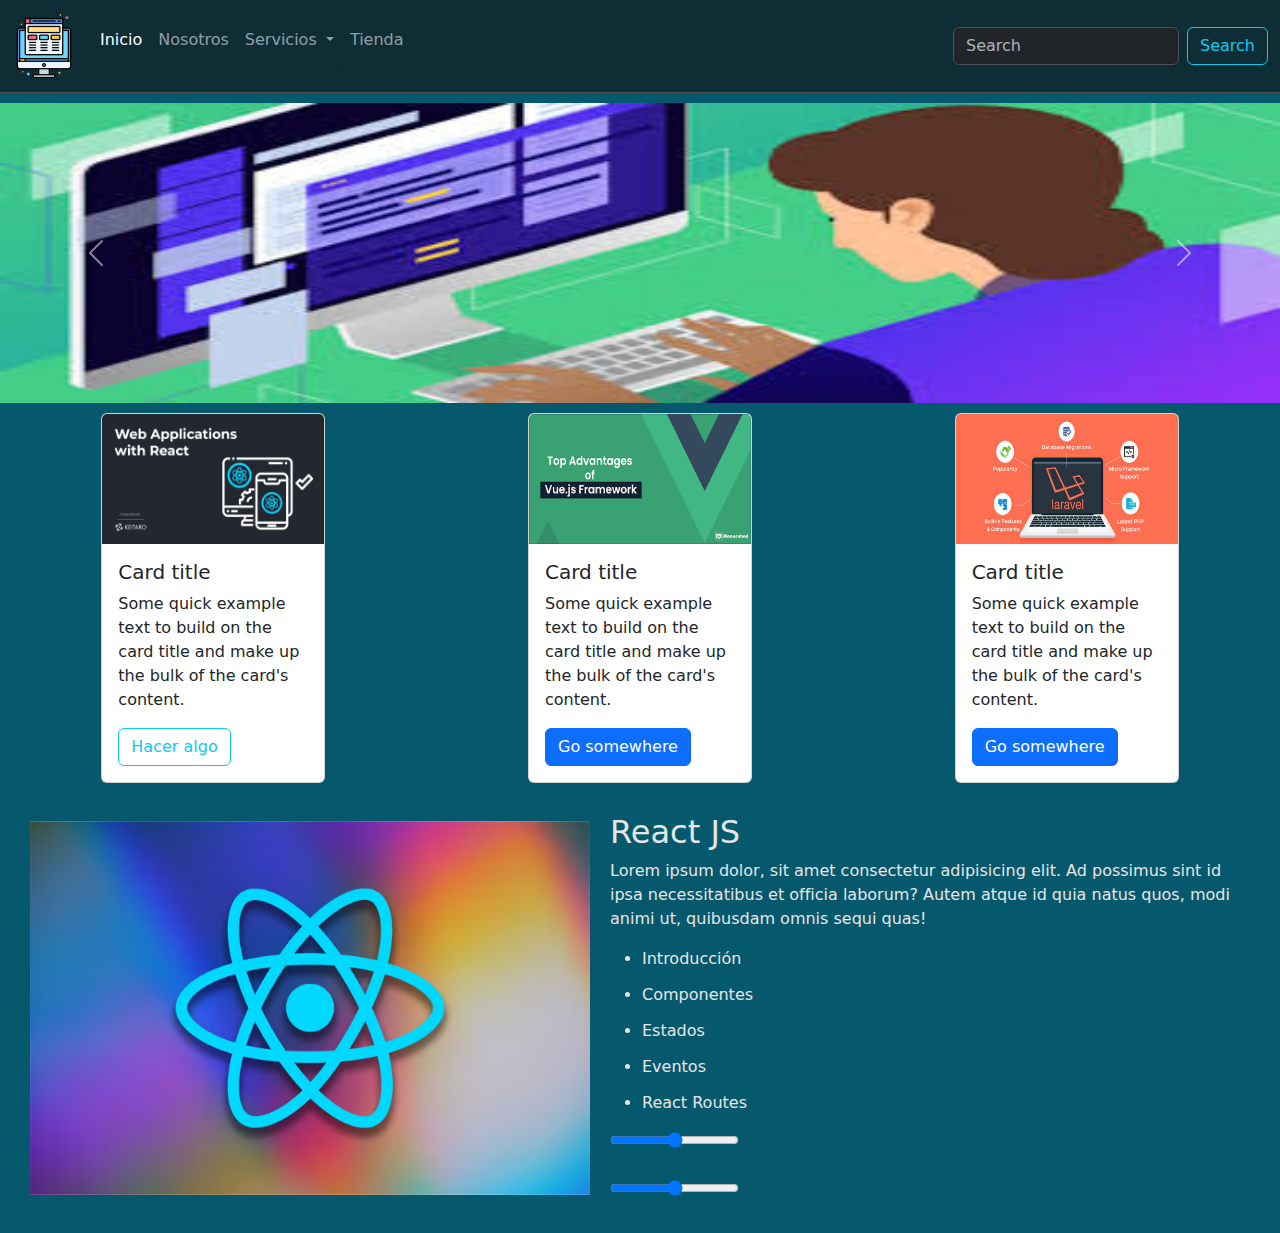
<file: java + boost/Index.html>
<!DOCTYPE html>
<html lang="es">
<head>
    <meta charset="UTF-8">
    <meta name="viewport" content="width=device-width, initial-scale=1.0">
    <link href="https://cdn.jsdelivr.net/npm/bootstrap@5.3.3/dist/css/bootstrap.min.css" rel="stylesheet" integrity="sha384-QWTKZyjpPEjISv5WaRU9OFeRpok6YctnYmDr5pNlyT2bRjXh0JMhjY6hW+ALEwIH" crossorigin="anonymous">
    <link rel="stylesheet" href="style.css">
    <title>Mi primera página con Bootstrap 5</title>
</head>
<body>
    <nav class="navbar navbar-expand-sm border-bottom border-body " data-bs-theme="dark">
        <div class="container-fluid">
          <a class="navbar-brand" href="#">
            <img src="logo.png" alt="logo">
          </a>
          <button class="navbar-toggler" type="button" data-bs-toggle="collapse" data-bs-target="#navbarSupportedContent" aria-controls="navbarSupportedContent" aria-expanded="false" aria-label="Toggle navigation">
            <span class="navbar-toggler-icon"></span>
          </button>
          <div class="collapse navbar-collapse" id="navbarSupportedContent">
            <ul class="navbar-nav me-auto mb-2 mb-lg-0">
              <li class="nav-item">
                <a class="nav-link active" aria-current="page" href="#">Inicio</a>
              </li>
              <li class="nav-item">
                <a class="nav-link" href="#">Nosotros</a>
              </li>
              <li class="nav-item dropdown">
                <a class="nav-link dropdown-toggle" href="#" role="button" data-bs-toggle="dropdown" aria-expanded="false">
                  Servicios
                </a>
                <ul class="dropdown-menu">
                  <li><a class="dropdown-item" href="#">Desarrollo web</a></li>
                  <li><a class="dropdown-item" href="#">Diseño UX/UI</a></li>
                  <li><hr class="dropdown-divider"></li>
                  <li><a class="dropdown-item" href="#">Diseño de Hardware</a></li>
                  <li><a class="dropdown-item" href="#">Arquitectura de sistemas</a></li>
                  <li><hr class="dropdown-divider"></li>
                  <li><a class="dropdown-item" href="#">IoT</a></li>
                  <li><a class="dropdown-item" href="#">Smart Cities</a></li>
                </ul>
              </li>
              <li class="nav-item">
                <a class="nav-link" href="#">Tienda</a>"
              </li>
            </ul>
            <form class="d-flex" role="search">
              <input class="form-control me-2" type="search" placeholder="Search" aria-label="Search">
              <button class="btn btn-outline-info" type="submit">Search</button>
            </form>
          </div>
        </div>
    </nav>

    <div id="carouselExample" class="carousel slide">
        <div class="carousel-inner">
          <div class="carousel-item active">
            <img src="1.jpeg" class="d-block w-100" alt="1">
          </div>
          <div class="carousel-item">
            <img src="2.jpeg" class="d-block w-100" alt="2">
          </div>
          <div class="carousel-item">
            <img src="3.jpg" class="d-block w-100" alt="3">
          </div>
        </div>
        <button class="carousel-control-prev" type="button" data-bs-target="#carouselExample" data-bs-slide="prev">
          <span class="carousel-control-prev-icon" aria-hidden="true"></span>
          <span class="visually-hidden">Previous</span>
        </button>
        <button class="carousel-control-next" type="button" data-bs-target="#carouselExample" data-bs-slide="next">
          <span class="carousel-control-next-icon" aria-hidden="true"></span>
          <span class="visually-hidden">Next</span>
        </button>
    </div>

    <div class="contenedor-tarjetas">

        <div id="card-react" class="card" style="width: 14rem;">
            <img src="react.png" class="card-img-top" alt="react" style="height: 130px;" >
            <div class="card-body">
              <h5 class="card-title">Card title</h5>
              <p class="card-text">Some quick example text to build on the card title and make up the bulk of the card's content.</p>
              <a href="#" class="btn btn-outline-info">Hacer algo</a>
            </div>
        </div>
    
        <div id="card-vue" class="card" style="width: 14rem;">
            <img src="vue.png" class="card-img-top" alt="vue" style="height: 130px;">
            <div class="card-body">
              <h5 class="card-title">Card title</h5>
              <p class="card-text">Some quick example text to build on the card title and make up the bulk of the card's content.</p>
              <a href="#" class="btn btn-primary">Go somewhere</a>
            </div>
        </div>
    
        <div id="lara" class="card" style="width: 14rem;">
            <img src="lara.jpg" class="card-img-top" alt="lara" style="height: 130px;">
            <div class="card-body">
              <h5 class="card-title">Card title</h5>
              <p class="card-text">Some quick example text to build on the card title and make up the bulk of the card's content.</p>
              <a href="#" class="btn btn-primary">Go somewhere</a>
            </div>
        </div>
    </div>

    <!-- ----------------------- -->

    <div class="cursos-xpand">
      <div class="react-xpand">
        <div class="react-xpand-img">
          <img src="complete-guide-react-refs.png" alt="react_xpand">
        </div>
        <div class="react-xpand-txt">
          <h2 onclick="mostrarClic()" >React JS</h2>
          <p>Lorem ipsum dolor, sit amet consectetur adipisicing elit. Ad possimus sint id ipsa necessitatibus et officia laborum? Autem atque id quia natus quos, modi animi ut, quibusdam omnis sequi quas!</p>
          <ul>
            <li class="ract-tema" id="intro">Introducción</li>
            <li class="ract-tema" id="comps">Componentes</li>
            <li class="ract-tema" id="stats">Estados</li>
            <li class="ract-tema" id="events">Eventos</li>
            <li class="ract-tema" id="routes">React Routes</li>
          </ul>

          <input type="range" class="input-normal" id="sld1" onchange="mostrarValor()">
          <br>
          <br>
          <input type="range" class="input-normal" id="sld2"onchange="mostrarValor()">

        </div>
      </div>
    </div>

    <script src="script.js"></script>
    <script src="https://cdn.jsdelivr.net/npm/bootstrap@5.3.3/dist/js/bootstrap.bundle.min.js" integrity="sha384-YvpcrYf0tY3lHB60NNkmXc5s9fDVZLESaAA55NDzOxhy9GkcIdslK1eN7N6jIeHz" crossorigin="anonymous"></script>
</body>
</html>
</file>
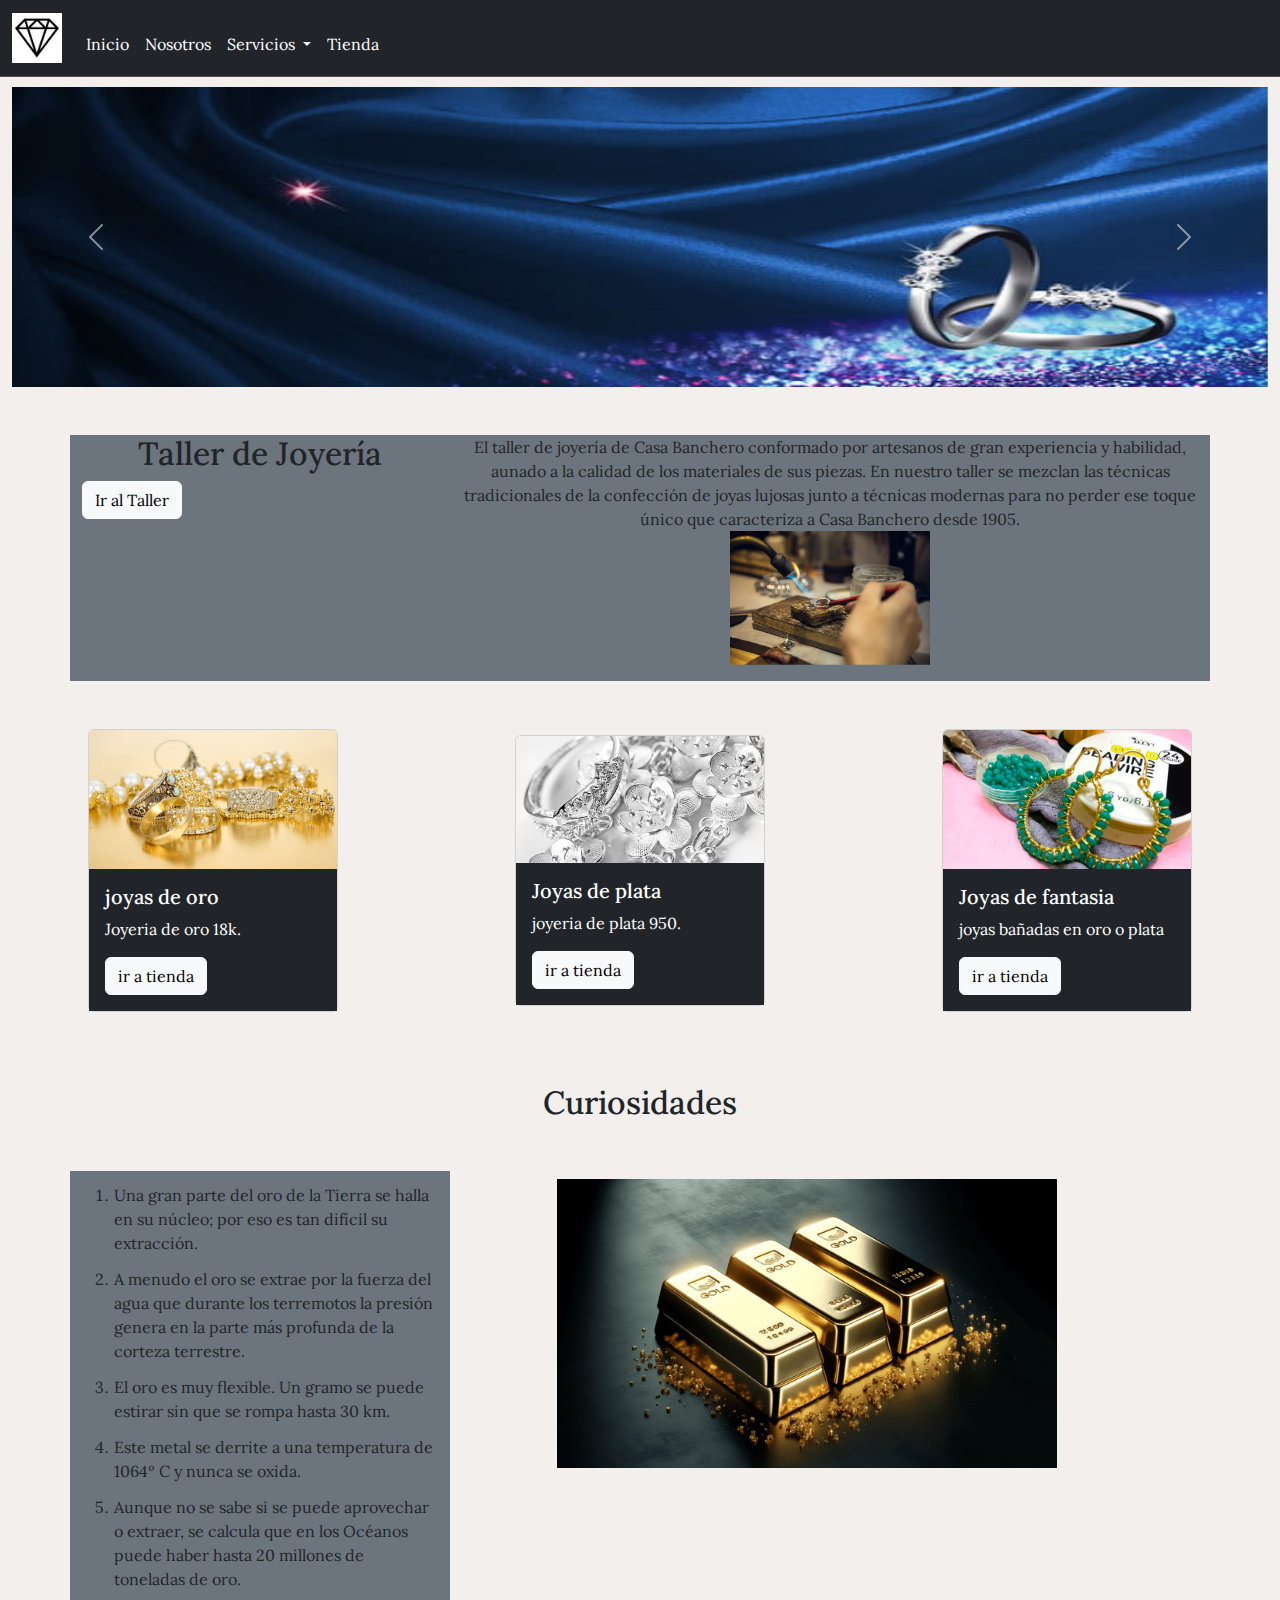
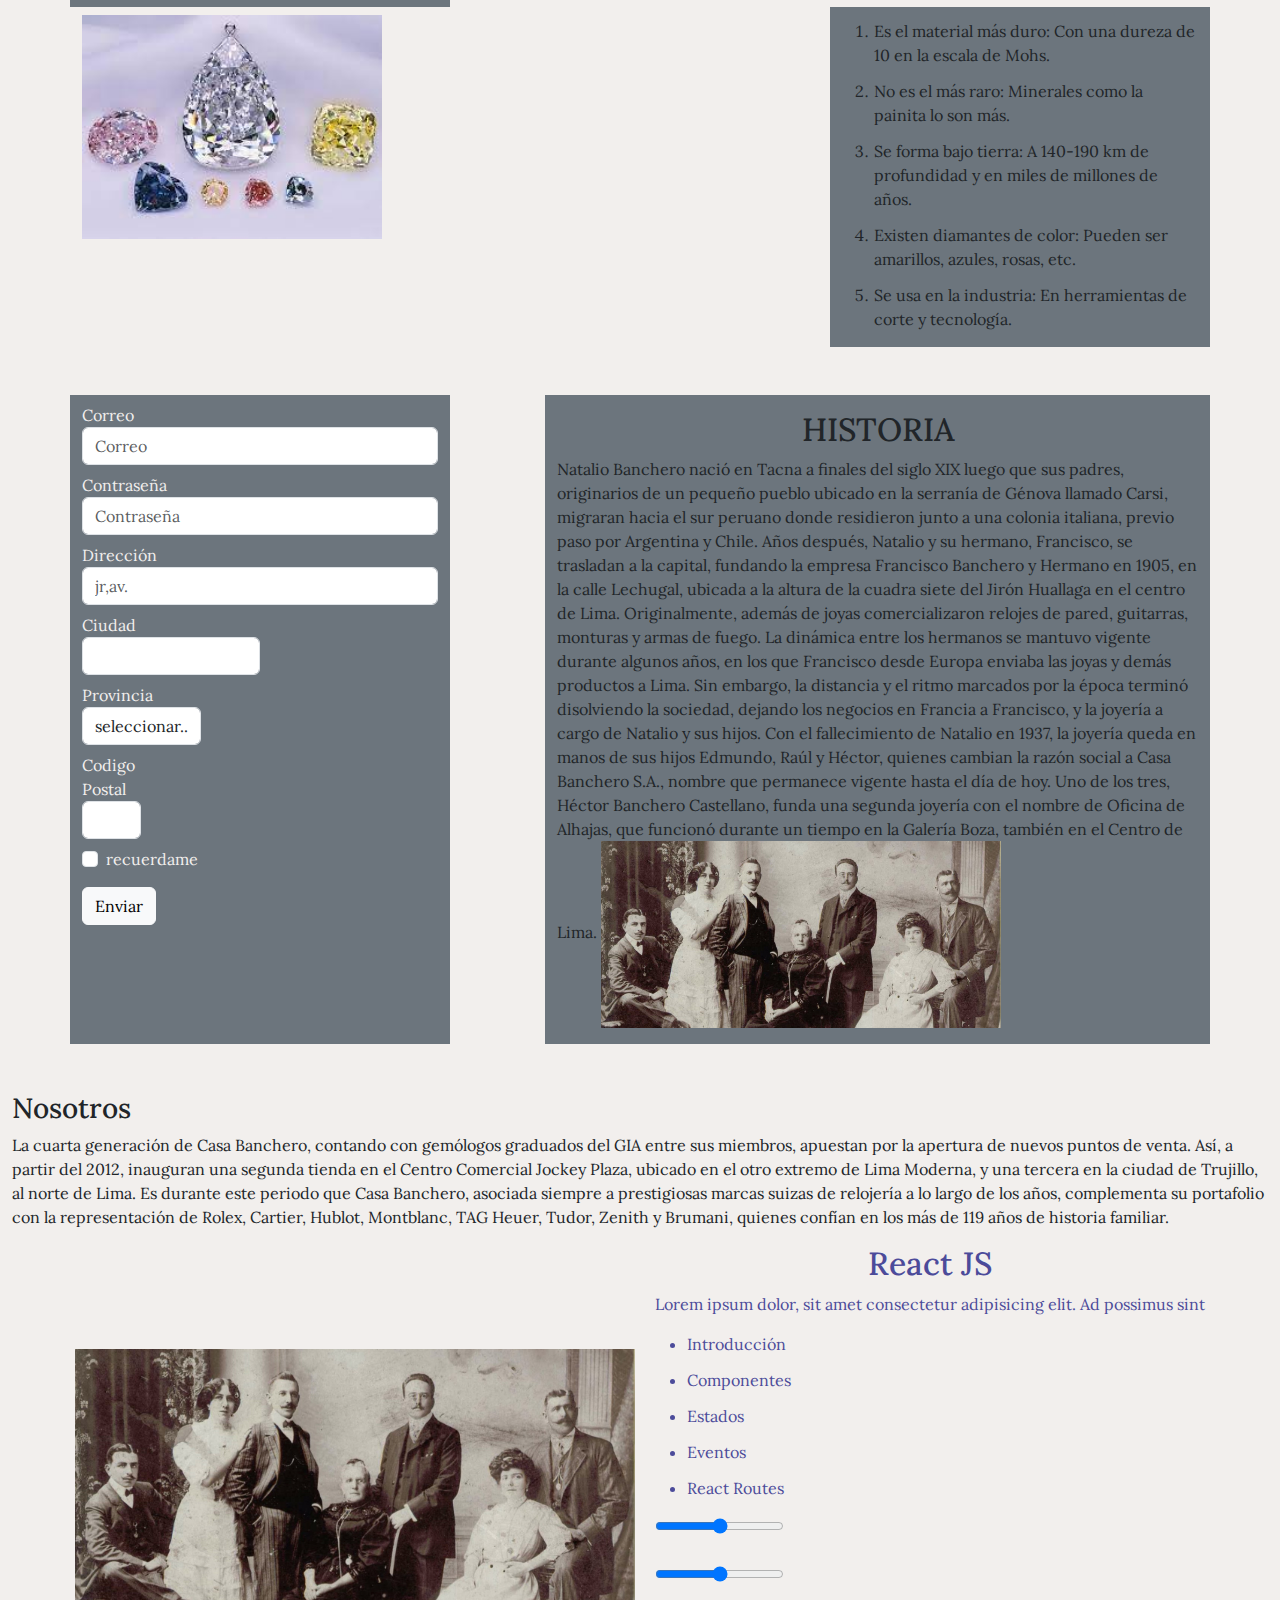
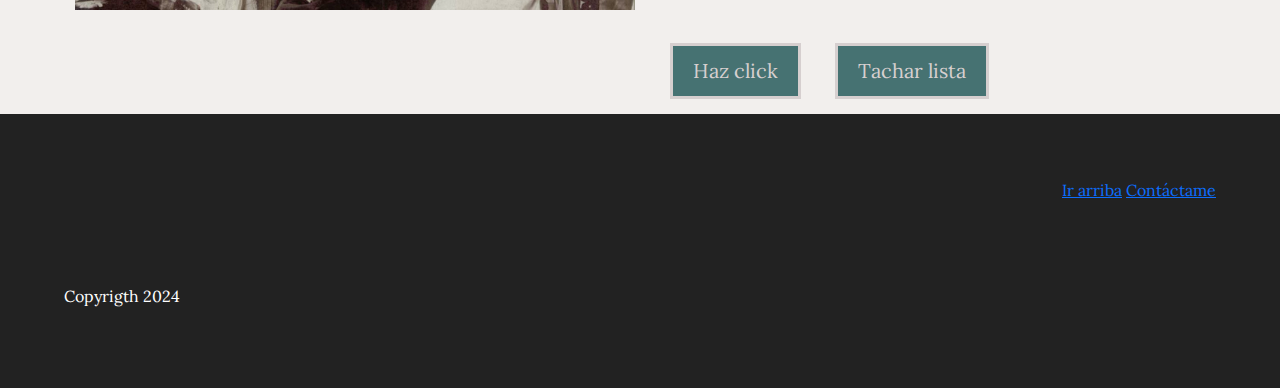
<file: visual studio/Index.html>
<!DOCTYPE html>
<html lang="es">
<head>
    <meta charset="UTF-8">
    <meta name="viewport" content="width=device-width, initial-scale=1.0">
    <link href="https://fonts.googleapis.com/css2?family=Edu+AU+VIC+WA+NT+Pre:wght@400..700&family=Lora:ital,wght@0,400..700;1,400..700&family=Montserrat:ital,wght@0,100..900;1,100..900&display=swap" rel="stylesheet">
    <link href="https://cdn.jsdelivr.net/npm/bootstrap@5.3.3/dist/css/bootstrap.min.css" rel="stylesheet" integrity="sha384-QWTKZyjpPEjISv5WaRU9OFeRpok6YctnYmDr5pNlyT2bRjXh0JMhjY6hW+ALEwIH" crossorigin="anonymous">
    <link rel="stylesheet" href="style.css">
    <title>Mi primera página con Bootstrap 5</title>
</head>
<body>
    <nav class="navbar navbar-expand-sm bg-dark border-bottom border-body" data-bs-theme="dark">
        <div class="container-fluid">
          <a class="navbar-brand" href="Index.html">
            <img src="./img/logo.jpg" alt="logo" width="50">
          </a>
          <button class="navbar-toggler" type="button" data-bs-toggle="collapse" data-bs-target="#navbarSupportedContent" aria-controls="navbarSupportedContent" aria-expanded="false" aria-label="Toggle navigation">
            <span class="navbar-toggler-icon"></span>
          </button>
          <div class="collapse navbar-collapse" id="navbarSupportedContent">
            <ul class="navbar-nav me-auto mb-2 mb-lg-0">
              <li class="nav-item">
                <a class="nav-link active" aria-current="page" href="Index.html">Inicio</a>
              </li>
              <li class="nav-item">
                <a class="nav-link" href="#nosotros">Nosotros</a>
              </li>
              <li class="nav-item dropdown">
                <a class="nav-link dropdown-toggle" href="#" role="button" data-bs-toggle="dropdown" aria-expanded="false">
                  Servicios
                </a>
                <ul class="dropdown-menu">
                  <li><a class="dropdown-item" href="#">Desarrollo web</a></li>
                  <li><a class="dropdown-item" href="#">Diseño UX/UI</a></li>
                  <li><hr class="dropdown-divider"></li>
                  <li><a class="dropdown-item" href="#">Diseño de Hardware</a></li>
                  <li><a class="dropdown-item" href="#">Arquitectura de sistemas</a></li>
                  <li><hr class="dropdown-divider"></li>
                  <li><a class="dropdown-item" href="#">IoT</a></li>
                  <li><a class="dropdown-item" href="#">Smart Cities</a></li>
                </ul>
              </li>
              <li class="nav-item">
                <a class="nav-link" href="tienda.html">Tienda</a>
              </li>
            </ul>
          </div>
        </div>
    </nav>

    <div id="carouselExample" class="carousel slide container-fluid">
        <div class="carousel-inner">
          <div class="carousel-item active">
            <img src="./img/1.jpg" class="d-block w-200" alt="1">
          </div>
          <div class="carousel-item">
            <img src="./img/2.png" class="d-block w-200" alt="2">
          </div>
          <div class="carousel-item">
            <img src="./img/3.jfif" class="d-block w-200" alt="3">
          </div>
        </div>
        <button class="carousel-control-prev" type="button" data-bs-target="#carouselExample" data-bs-slide="prev">
          <span class="carousel-control-prev-icon" aria-hidden="true"></span>
          <span class="visually-hidden">Previous</span>
        </button>
        <button class="carousel-control-next" type="button" data-bs-target="#carouselExample" data-bs-slide="next">
          <span class="carousel-control-next-icon" aria-hidden="true"></span>
          <span class="visually-hidden">Next</span>
        </button>
    </div>
    <div class="container my-5">
      <div class="row">
        <div class="col-md-4 bg-secondary">
          <h2 class="centrado">
            Taller de Joyería
          </h2>
          <div>
          <button type="button" class="btn btn-light">Ir al Taller</button>
        </div>
        </div>
        <div class="col-md-8 bg-secondary">
          <p class="centrado">
            El taller de joyería de Casa Banchero conformado por artesanos de gran experiencia y habilidad, aunado a la calidad de los materiales de sus piezas. En nuestro taller se mezclan las técnicas tradicionales de la confección de joyas lujosas junto a técnicas modernas para no perder ese toque único que caracteriza a Casa Banchero desde 1905.
          <br>
          <img src="./img/taller.png" alt="1" width="200">
          </p>
        </div>
      </div>
    </div>
    
    <div class="contenedor-tarjetas">
      <article>
        <div id="card-vue" class="card" style="width: 250px;">
            <img src="./img/lara1.jpg" class="card-img-top" alt="vue">
            <div class="card-body bg-dark">
              <h5 class="card-title color-color">joyas de oro</h5>
              <p class="card-text color-color">Joyeria de oro 18k.</p>
              <a href="#" class="btn btn-light">ir a tienda</a>
            </div>
        </div>
      </article>
      <article>
        <div id="card-vue" class="card" style="width: 250px;">
          <img src="./img/vue.png" class="card-img-top" alt="vue">
          <div class="card-body bg-dark">
            <h5 class="card-title color-color">Joyas de plata</h5>
            <p class="card-text color-color">joyeria de plata 950.</p>
            <a href="#" class="btn btn-light">ir a tienda</a>
          </div>
      </div>
    </article>
    <article>
        <div id="card-vue" class="card" style="width: 250px;">
            <img src="./img/fantasita.jpg" class="card-img-top" alt="vue">
            <div class="card-body bg-dark">
              <h5 class="card-title color-color">Joyas de fantasia</h5>
              <p class="card-text color-color">joyas bañadas en oro o plata</p>
              <a href="#" class="btn btn-light">ir a tienda</a>
            </div>
        </div>
      </article>
      
      </div>
      <br><br><br>
      <h2>Curiosidades</h2>
    <div class="container my-5">
      <div class="row">
        <div class="col-md-4 bg-secondary">
          <ol>
            <li>Una gran parte del oro de la Tierra se halla en su núcleo; por eso es tan difícil su extracción.</li>
            <li>A menudo el oro se extrae por la fuerza del agua que durante los terremotos la presión genera en la parte más profunda de la corteza terrestre.</li>
            <li>El oro es muy flexible. Un gramo se puede estirar sin que se rompa hasta 30 km.</li>
            <li>Este metal se derrite a una temperatura de 1064º C y nunca se oxida.</li>
            <li> Aunque no se sabe si se puede aprovechar o extraer, se calcula que en los Océanos puede haber hasta 20 millones de toneladas de oro.</li>                     
          </ol>
        </div>
        <div class="col-md-1"></div>
        <div class="col-md-7">
          <img src="./img/oro.png" class="my-2" width="500px">
        </div>
        <br>
        <div class="col-md-7">
          <img src="./img/diamantes.jfif" class="my-2" width="300px">
        </div>
        <div class="col-md-1"></div>
        <div class="col-md-4 bg-secondary">
          <ol>
            <li>Es el material más duro: Con una dureza de 10 en la escala de Mohs.</li>
            <li>No es el más raro: Minerales como la painita lo son más.</li>
            <li>Se forma bajo tierra: A 140-190 km de profundidad y en miles de millones de años.</li>
            <li>Existen diamantes de color: Pueden ser amarillos, azules, rosas, etc.</li>
            <li>Se usa en la industria: En herramientas de corte y tecnología.</li>
          </ol>
        </div>
      </div>
    </div>

    <div class="container my-5">
      <div class="row">
        <div class="col-md-4 bg-secondary">
          <form>
            <div class="form-row">
              <div class="form-group col-md-12 my-2">
                <label for="inputEmail4">Correo</label>
                <input type="email" class="form-control" id="inputEmail4" placeholder="Correo">
              </div>
              <div class="form-group col-md-12 my-2">
                <label for="inputPassword4">Contraseña</label>
                <input type="password" class="form-control" id="inputPassword4" placeholder="Contraseña">
              </div>
            </div>
            <div class="form-group">
              <label for="inputAddress">Dirección</label>
              <input type="text" class="form-control" id="inputAddress" placeholder="jr,av.">
            </div>
            <div class="form-row">
              <div class="form-group col-md-6 my-2">
                <label for="inputCity">Ciudad</label>
                <input type="text" class="form-control" id="inputCity">
              </div>
              <div class="form-group col-md-4 my-2">
                <label for="inputState">Provincia</label>
                <select id="inputState" class="form-control">
                  <option selected>seleccionar...</option>
                  <option>lima</option>
                </select>
              </div>
              <div class="form-group col-md-2 my-2">
                <label for="inputZip">Codigo Postal</label>
                <input type="text" class="form-control" id="inputZip">
              </div>
            </div>
            <div class="form-group my-2">
              <div class="form-check my-2">
                <input class="form-check-input" type="checkbox" id="gridCheck">
                <label class="form-check-label" for="gridCheck">
                  recuerdame
                </label>
              </div>
            </div>
            <button type="submit" class="btn btn-light my-2">Enviar</button>
          </form>
        </div>
        <div class="col-md-1"></div>
        <div class="col-md-7 bg-secondary">
          <p class="centrado color-color">
            <h2 class="centrado">HISTORIA</h2>
Natalio Banchero nació en Tacna a finales del siglo XIX luego que sus padres, originarios de un pequeño pueblo ubicado en la serranía de Génova llamado Carsi, migraran hacia el sur peruano donde residieron junto a una colonia italiana, previo paso por Argentina y Chile. Años después, Natalio y su hermano, Francisco, se trasladan a la capital, fundando la empresa Francisco Banchero y Hermano en 1905, en la calle Lechugal, ubicada a la altura de la cuadra siete del Jirón Huallaga en el centro de Lima.

Originalmente, además de joyas comercializaron relojes de pared, guitarras, monturas y armas de fuego. La dinámica entre los hermanos se mantuvo vigente durante algunos años, en los que Francisco desde Europa enviaba las joyas y demás productos a Lima. Sin embargo, la distancia y el ritmo marcados por la época terminó disolviendo la sociedad, dejando los negocios en Francia a Francisco, y la joyería a cargo de Natalio y sus hijos.

Con el fallecimiento de Natalio en 1937, la joyería queda en manos de sus hijos Edmundo, Raúl y Héctor, quienes cambian la razón social a Casa Banchero S.A., nombre que permanece vigente hasta el día de hoy. Uno de los tres, Héctor Banchero Castellano, funda una segunda joyería con el nombre de Oficina de Alhajas, que funcionó durante un tiempo en la Galería Boza, también en el Centro de Lima.
            <img src="./img/familia.jpg" alt="1" width="400">
          </p>
        </div>
      </div>
    </div>
    <div class="container-fluid">
      <h3 class="color-titulo" id="nosotros">
        Nosotros
      </h3>
      <p>La cuarta generación de Casa Banchero, contando con gemólogos graduados del GIA entre sus miembros, apuestan por la apertura de nuevos puntos de venta. Así, a partir del 2012, inauguran una segunda tienda en el Centro Comercial Jockey Plaza, ubicado en el otro extremo de Lima Moderna, y una tercera en la ciudad de Trujillo, al norte de Lima. Es durante este periodo que Casa Banchero, asociada siempre a prestigiosas marcas suizas de relojería a lo largo de los años, complementa su portafolio con la representación de Rolex, Cartier, Hublot, Montblanc, TAG Heuer, Tudor, Zenith y Brumani, quienes confían en los más de 119 años de historia familiar.</p>
    </div>

    <div class="cursos-xpand">
      <div class="react-xpand" id="react-xpand1">
        <div class="react-xpand-img">
          <img src="./img/familia.jpg" alt="react_xpand">
        </div>
        <div class="react-xpand-txt">
          <h2 onclick="mostrarClic()" >React JS</h2>
          <p>Lorem ipsum dolor, sit amet consectetur adipisicing elit. Ad possimus sint 
          <ul>
            <li class="ract-tema" id="item1">Introducción</li>
            <li class="ract-tema" id="item2">Componentes</li>
            <li class="ract-tema" id="item3">Estados</li>
            <li class="ract-tema" id="item4">Eventos</li>
            <li class="ract-tema" id="item5">React Routes</li>
          </ul>
          <input type="range" class="input-normal" id="sld1" onchange="mostrarValor()">
          <br>
          <br>
          <input type="range" class="input-normal" id="sld2"onchange="mostrarValor()">
          <p id="resultado">Suma</p>
          <button class="boton-js"  id="botonColor" > Haz click </button>
          <button class="boton-tachado"  id="tachado" > Tachar lista</button>
        </div>
      </div>
    </div>



    <footer>
      <section>
      <a href="#">Ir arriba</a>
      <a href="mailto:noajynl@gmail.com">Contáctame</a>
      </section>
      <iframe src="https://www.google.com/maps/embed?pb=!1m17!1m12!1m3!1d4668.109612433658!2d-77.04450492415164!3d-12.105508742998968!2m3!1f0!2f0!3f0!3m2!1i1024!2i768!4f13.1!3m2!1m1!2zMTLCsDA2JzE5LjkiUyA3N8KwMDInMzEuMCJX!5e1!3m2!1ses-419!2spe!4v1731451192135!5m2!1ses-419!2spe" width="100" height="100">

      </iframe>
      <p>Copyrigth 2024</p>
    </footer>

    <script src="codigo.js"></script>
    <script src="https://cdn.jsdelivr.net/npm/bootstrap@5.3.3/dist/js/bootstrap.bundle.min.js" integrity="sha384-YvpcrYf0tY3lHB60NNkmXc5s9fDVZLESaAA55NDzOxhy9GkcIdslK1eN7N6jIeHz" crossorigin="anonymous"></script>
</body>
</html>
</file>
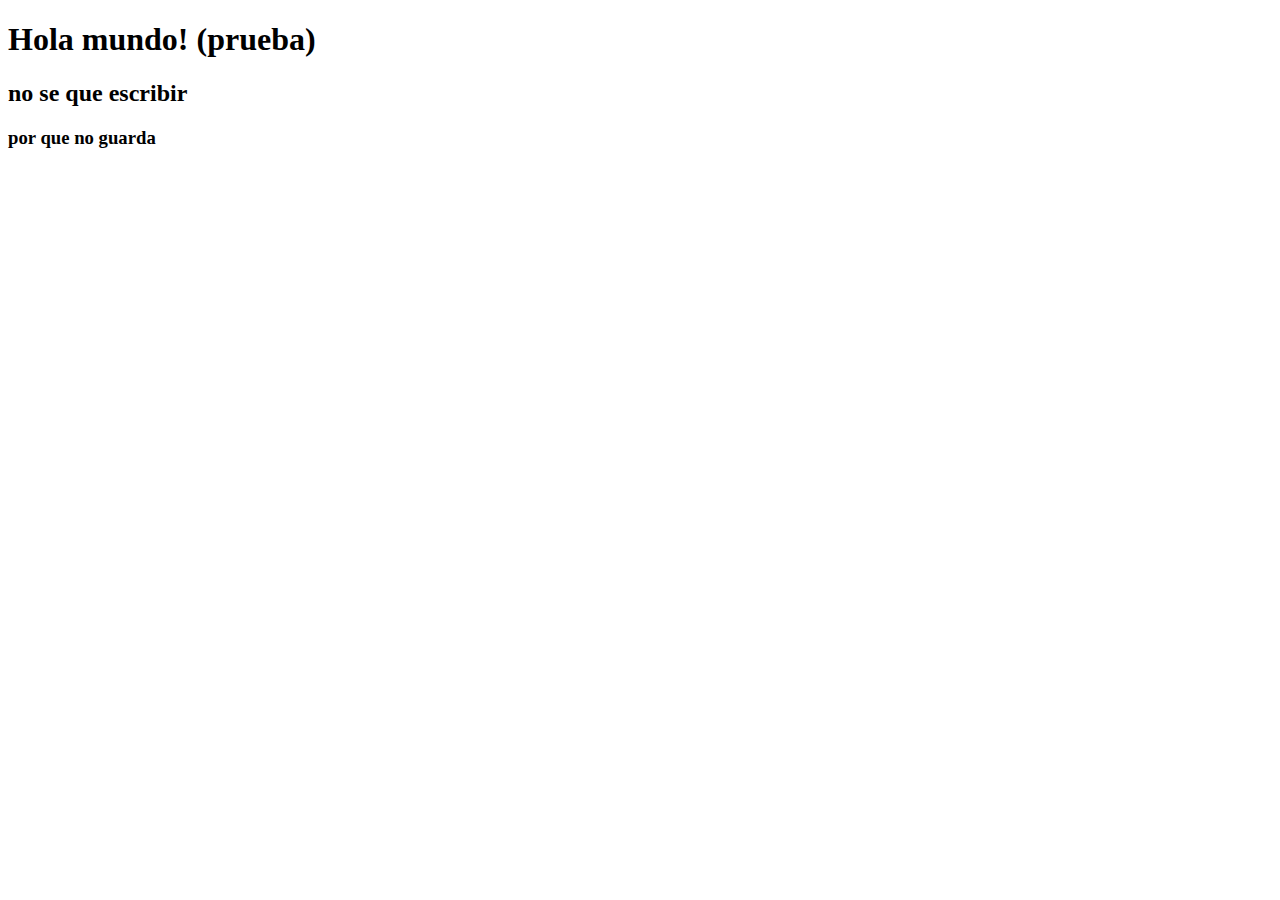
<file: java.html>
<!DOCTYPE html>
<html lang="es">
<head>
    <meta charset="UTF-8">
    <meta name="viewport" content="width=device-width, initial-scale=1.0">
    <title>Document</title>
</head>
<body>
    <h1> Hola mundo! (prueba) </h1>
    <h2> no se que escribir </h2>
    <h3> por que no guarda </h3>

</body>
</html>
</file>
<file: java + boost/style.css>
body{
    background-color: #06586C;
}

.navbar{
    background-color: #0f2d35;
}

.carousel{
    margin-top: 10px;
    margin-bottom: 10px;
}

.carousel-inner img{
    width: 100%;
    max-height: 300px;
}

.contenedor-tarjetas{
    display: flex;
    flex-direction: row;
    align-items: center;
    justify-content: space-around;

}

.cursos-xpand{
    display: flex;
    flex-direction: column;
    align-items: center;
    justify-content: center;

    margin: 30px 30px ;
}

.react-xpand{
    display: flex;
    flex-direction: row;
    align-items: center;
    justify-content: center;
}

.react-xpand-img img{
    width: 35rem;
}

.react-xpand-txt{
    color: #e6e6e6;
    margin-left: 20px;
}

li{
    margin-top: 12px;
}
</file>
<file: visual studio/style.css>
body{
    font-family: "Lora", serif;
    background-color: #f2efed;

}
.colordefondo{
    background-color: rgb(106, 153, 137);
}
article{
    cursor: pointer;
}
article:hover{
    box-shadow: 0 0.1rem 0.4rem rgba(0,0,0,0.5);
}
.color-color{
    color: rgb(255, 255, 255);
}
label{
    color: #f2efed;
}
h5{
    color: aliceblue;
}

.carousel{
    margin-top: 10px;
    margin-bottom: 10px;
}

.carousel-inner img{
    width: 100%;
    max-height: 300px;
}

.contenedor-tarjetas{
    display: flex;
    flex-direction: row;
    align-items: center;
    justify-content: space-around;

}
.nav-link{
    color: #ffffff;
}
.centrado{
    text-align: center;
    vertical-align: middle;
}

#descripcion{
    resize: none;
} 
footer{
    background-color: #222;
    padding: 4rem;
    color: #ffffff;
}
footer section{
    float: right;
}
h2{
    text-align: center;
}
.tamaño{
    width: 200;
}

.cursos-xpand{
}

.react-xpand{
    background-color: #f2efed;
    display: flex;
    flex-direction: row;
    align-items: center;
    justify-content: center
}

.react-xpand-img img{
    width: 35rem;
}

.react-xpand-txt{
    color: #4c4b9a;
    margin-left: 20px;
}

li{
    margin-top: 12px;
    
}

.boton-js{
    color:rgb(214, 207, 207);
    font-size: 20px;
    border-radius: 20 px;
    background-color: rgb(70, 114, 114);
    margin: 15px;
    border: 3px solid;
    padding: 10px 20px;
}
#resultado{
    color:#f2efed; 
    }

.ract-tema.tachado{
    text-decoration: line-through;
}

.boton-tachado{
    color:rgb(214, 207, 207);
    font-size: 20px;
    border-radius: 20 px;
    background-color: rgb(70, 114, 114);
    margin: 15px;
    border: 3px solid;
    padding: 10px 20px;
}
</file>
